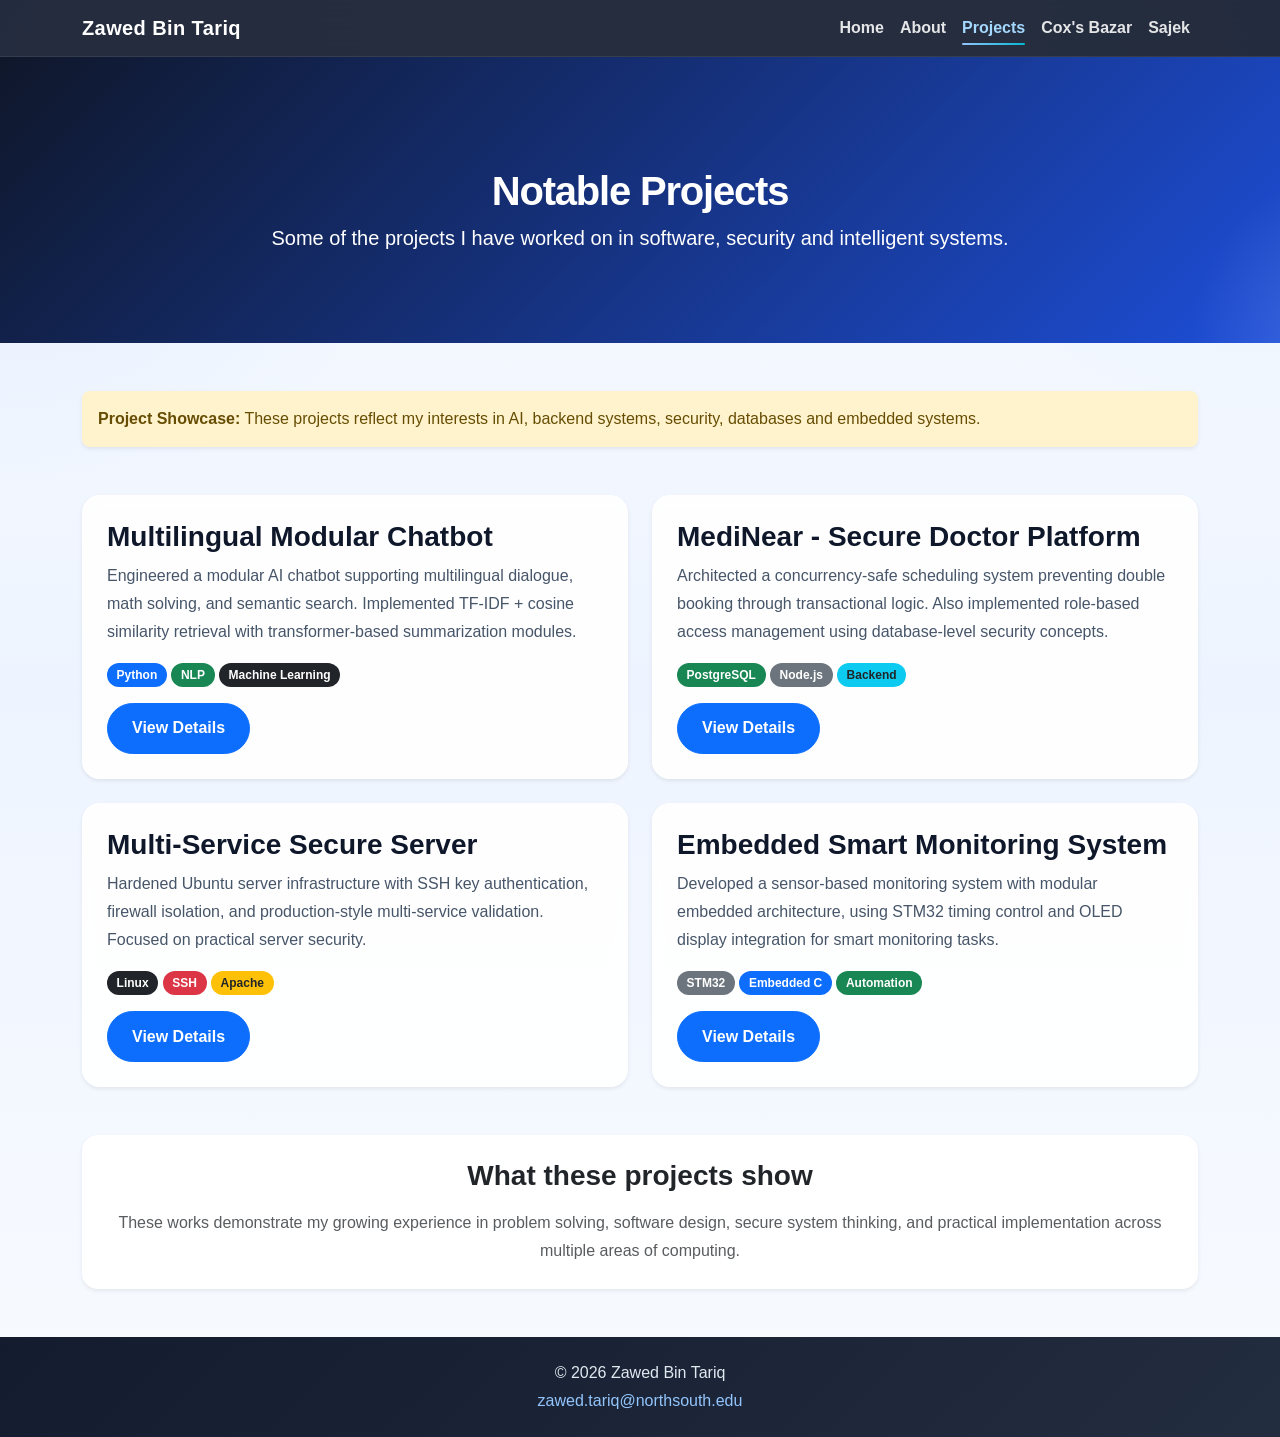
<file: projects.html>
<!doctype html>
<html lang="en">
  <head>
    <meta charset="UTF-8" />
    <meta name="viewport" content="width=device-width, initial-scale=1.0" />
    <title>Projects | Zawed Bin Tariq</title>

    <!-- Bootstrap CDN -->
    <link
      href="https://cdn.jsdelivr.net/npm/bootstrap@5.3.3/dist/css/bootstrap.min.css"
      rel="stylesheet"
    />

    <!-- Custom CSS -->
    <link rel="stylesheet" href="css/style.css" />
  </head>
  <body>
    <!-- Navbar -->
    <nav class="navbar navbar-expand-lg navbar-dark custom-navbar sticky-top">
      <div class="container">
        <a class="navbar-brand fw-bold" href="index.html">Zawed Bin Tariq</a>

        <button
          class="navbar-toggler"
          type="button"
          data-bs-toggle="collapse"
          data-bs-target="#navMenu"
        >
          <span class="navbar-toggler-icon"></span>
        </button>

        <div class="collapse navbar-collapse" id="navMenu">
          <ul class="navbar-nav ms-auto">
            <li class="nav-item">
              <a class="nav-link" href="index.html">Home</a>
            </li>
            <li class="nav-item">
              <a class="nav-link" href="about.html">About</a>
            </li>
            <li class="nav-item">
              <a class="nav-link active" href="projects.html">Projects</a>
            </li>
            <li class="nav-item">
              <a class="nav-link" href="travel1.html">Cox's Bazar</a>
            </li>
            <li class="nav-item">
              <a class="nav-link" href="travel2.html">Sajek</a>
            </li>
          </ul>
        </div>
      </div>
    </nav>

    <!-- Page Banner -->
    <section class="page-banner text-center">
      <div class="container">
        <h1>Notable Projects</h1>
        <p class="lead">
          Some of the projects I have worked on in software, security and
          intelligent systems.
        </p>
      </div>
    </section>

    <main class="container py-5">
      <!-- Intro Alert -->
      <div class="alert alert-warning shadow-sm rounded-3 mb-5">
        <strong>Project Showcase:</strong> These projects reflect my interests
        in AI, backend systems, security, databases and embedded systems.
      </div>

      <div class="row g-4">
        <!-- Project 1 -->
        <div class="col-lg-6">
          <div class="card project-card shadow-sm h-100">
            <div class="card-body p-4">
              <h3 class="card-title">Multilingual Modular Chatbot</h3>
              <p class="card-text">
                Engineered a modular AI chatbot supporting multilingual
                dialogue, math solving, and semantic search. Implemented TF-IDF
                + cosine similarity retrieval with transformer-based
                summarization modules.
              </p>

              <div class="mb-3">
                <span class="badge bg-primary">Python</span>
                <span class="badge bg-success">NLP</span>
                <span class="badge bg-dark">Machine Learning</span>
              </div>

              <button
                class="btn btn-primary custom-btn"
                data-bs-toggle="modal"
                data-bs-target="#chatbotModal"
              >
                View Details
              </button>
            </div>
          </div>
        </div>

        <!-- Project 2 -->
        <div class="col-lg-6">
          <div class="card project-card shadow-sm h-100">
            <div class="card-body p-4">
              <h3 class="card-title">MediNear - Secure Doctor Platform</h3>
              <p class="card-text">
                Architected a concurrency-safe scheduling system preventing
                double booking through transactional logic. Also implemented
                role-based access management using database-level security
                concepts.
              </p>

              <div class="mb-3">
                <span class="badge bg-success">PostgreSQL</span>
                <span class="badge bg-secondary">Node.js</span>
                <span class="badge bg-info text-dark">Backend</span>
              </div>

              <button
                class="btn btn-primary custom-btn"
                data-bs-toggle="modal"
                data-bs-target="#medinearModal"
              >
                View Details
              </button>
            </div>
          </div>
        </div>

        <!-- Project 3 -->
        <div class="col-lg-6">
          <div class="card project-card shadow-sm h-100">
            <div class="card-body p-4">
              <h3 class="card-title">Multi-Service Secure Server</h3>
              <p class="card-text">
                Hardened Ubuntu server infrastructure with SSH key
                authentication, firewall isolation, and production-style
                multi-service validation. Focused on practical server security.
              </p>

              <div class="mb-3">
                <span class="badge bg-dark">Linux</span>
                <span class="badge bg-danger">SSH</span>
                <span class="badge bg-warning text-dark">Apache</span>
              </div>

              <button
                class="btn btn-primary custom-btn"
                data-bs-toggle="modal"
                data-bs-target="#serverModal"
              >
                View Details
              </button>
            </div>
          </div>
        </div>

        <!-- Project 4 -->
        <div class="col-lg-6">
          <div class="card project-card shadow-sm h-100">
            <div class="card-body p-4">
              <h3 class="card-title">Embedded Smart Monitoring System</h3>
              <p class="card-text">
                Developed a sensor-based monitoring system with modular embedded
                architecture, using STM32 timing control and OLED display
                integration for smart monitoring tasks.
              </p>

              <div class="mb-3">
                <span class="badge bg-secondary">STM32</span>
                <span class="badge bg-primary">Embedded C</span>
                <span class="badge bg-success">Automation</span>
              </div>

              <button
                class="btn btn-primary custom-btn"
                data-bs-toggle="modal"
                data-bs-target="#embeddedModal"
              >
                View Details
              </button>
            </div>
          </div>
        </div>
      </div>

      <!-- Optional Summary Card -->
      <div class="card border-0 shadow-sm rounded-4 mt-5">
        <div class="card-body p-4 text-center">
          <h3 class="fw-bold mb-3">What these projects show</h3>
          <p class="text-muted mb-0">
            These works demonstrate my growing experience in problem solving,
            software design, secure system thinking, and practical
            implementation across multiple areas of computing.
          </p>
        </div>
      </div>
    </main>

    <!-- Footer -->
    <footer class="footer-area text-center py-4">
      <div class="container">
        <p class="mb-1">&copy; 2026 Zawed Bin Tariq</p>
        <p class="mb-0">
          <a href="mailto:zawed.tariq@northsouth.edu"
            >zawed.tariq@northsouth.edu</a
          >
        </p>
      </div>
    </footer>

    <!-- Modal 1 -->
    <div class="modal fade" id="chatbotModal" tabindex="-1" aria-hidden="true">
      <div class="modal-dialog modal-dialog-centered">
        <div class="modal-content">
          <div class="modal-header">
            <h5 class="modal-title">Multilingual Modular Chatbot</h5>
            <button
              type="button"
              class="btn-close"
              data-bs-dismiss="modal"
            ></button>
          </div>
          <div class="modal-body">
            This project focused on building an intelligent chatbot capable of
            handling multilingual interaction. It also included semantic search,
            mathematical problem handling and modular response design for better
            extensibility.
          </div>
          <div class="modal-footer">
            <button
              type="button"
              class="btn btn-secondary"
              data-bs-dismiss="modal"
            >
              Close
            </button>
          </div>
        </div>
      </div>
    </div>

    <!-- Modal 2 -->
    <div class="modal fade" id="medinearModal" tabindex="-1" aria-hidden="true">
      <div class="modal-dialog modal-dialog-centered">
        <div class="modal-content">
          <div class="modal-header">
            <h5 class="modal-title">MediNear - Secure Doctor Platform</h5>
            <button
              type="button"
              class="btn-close"
              data-bs-dismiss="modal"
            ></button>
          </div>
          <div class="modal-body">
            This project was designed to solve appointment scheduling issues
            securely and efficiently. It used backend logic and database
            constraints to prevent double booking and support safer access
            control.
          </div>
          <div class="modal-footer">
            <button
              type="button"
              class="btn btn-secondary"
              data-bs-dismiss="modal"
            >
              Close
            </button>
          </div>
        </div>
      </div>
    </div>

    <!-- Modal 3 -->
    <div class="modal fade" id="serverModal" tabindex="-1" aria-hidden="true">
      <div class="modal-dialog modal-dialog-centered">
        <div class="modal-content">
          <div class="modal-header">
            <h5 class="modal-title">Multi-Service Secure Server</h5>
            <button
              type="button"
              class="btn-close"
              data-bs-dismiss="modal"
            ></button>
          </div>
          <div class="modal-body">
            In this project I worked on securing Linux-based server
            infrastructure using SSH key authentication, firewall rules and
            service separation. It was a practical exercise in server hardening
            and secure deployment.
          </div>
          <div class="modal-footer">
            <button
              type="button"
              class="btn btn-secondary"
              data-bs-dismiss="modal"
            >
              Close
            </button>
          </div>
        </div>
      </div>
    </div>

    <!-- Modal 4 -->
    <div class="modal fade" id="embeddedModal" tabindex="-1" aria-hidden="true">
      <div class="modal-dialog modal-dialog-centered">
        <div class="modal-content">
          <div class="modal-header">
            <h5 class="modal-title">Embedded Smart Monitoring System</h5>
            <button
              type="button"
              class="btn-close"
              data-bs-dismiss="modal"
            ></button>
          </div>
          <div class="modal-body">
            This embedded systems project combined sensors, timing logic and
            modular coding practices to create a smart monitoring solution. It
            also included hardware display support for better interaction and
            readability.
          </div>
          <div class="modal-footer">
            <button
              type="button"
              class="btn btn-secondary"
              data-bs-dismiss="modal"
            >
              Close
            </button>
          </div>
        </div>
      </div>
    </div>

    <!-- Bootstrap JS -->
    <script src="https://cdn.jsdelivr.net/npm/bootstrap@5.3.3/dist/js/bootstrap.bundle.min.js"></script>
  </body>
</html>
</file>
<file: css/style.css>
:root {
  --brand-900: #0f172a;
  --brand-800: #12233d;
  --brand-700: #1d4ed8;
  --brand-600: #2563eb;
  --brand-500: #3b82f6;
  --brand-300: #93c5fd;
  --brand-200: #bfdbfe;
  --brand-100: #dbeafe;
  --brand-50: #eff6ff;

  --accent-cyan: #06b6d4;
  --accent-purple: #7c3aed;
  --success-soft: #dcfce7;
  --warning-soft: #fef3c7;
  --danger-soft: #fee2e2;

  --text-main: #0f172a;
  --text-soft: #475569;
  --text-muted: #64748b;

  --white: #ffffff;
  --border-soft: rgba(148, 163, 184, 0.24);

  --shadow-sm: 0 8px 24px rgba(15, 23, 42, 0.06);
  --shadow-md: 0 16px 40px rgba(15, 23, 42, 0.1);
  --shadow-lg: 0 24px 60px rgba(15, 23, 42, 0.14);

  --radius-sm: 12px;
  --radius-md: 18px;
  --radius-lg: 24px;

  --transition-fast: 0.25s ease;
  --transition-smooth: 0.4s ease;
}

html {
  scroll-behavior: smooth;
}

body {
  font-family: "Segoe UI", Tahoma, Geneva, Verdana, sans-serif;
  color: var(--text-main);
  background:
    radial-gradient(
      circle at top left,
      rgba(59, 130, 246, 0.12),
      transparent 26%
    ),
    radial-gradient(
      circle at top right,
      rgba(6, 182, 212, 0.1),
      transparent 22%
    ),
    linear-gradient(180deg, #f8fbff 0%, #eef4ff 48%, #f8fbff 100%);
  overflow-x: hidden;
}

img {
  max-width: 100%;
  height: auto;
  display: block;
}

a {
  text-decoration: none;
  transition:
    color var(--transition-fast),
    transform var(--transition-fast);
}

section {
  position: relative;
}

.section-title {
  color: var(--brand-900);
  font-weight: 800;
  letter-spacing: -0.02em;
  margin-bottom: 0.75rem;
  position: relative;
}

.section-subtitle {
  color: var(--text-muted);
  max-width: 760px;
  margin: 0 auto;
  line-height: 1.75;
}

/* =========================
   NAVBAR
========================= */
.custom-navbar {
  background: rgba(15, 23, 42, 0.9);
  backdrop-filter: blur(14px);
  -webkit-backdrop-filter: blur(14px);
  border-bottom: 1px solid rgba(255, 255, 255, 0.08);
  transition:
    background var(--transition-fast),
    box-shadow var(--transition-fast);
}

.navbar-brand {
  font-weight: 800;
  letter-spacing: 0.02em;
}

.navbar-toggler {
  border: 1px solid rgba(255, 255, 255, 0.18);
  box-shadow: none !important;
}

.navbar-toggler:focus {
  box-shadow: 0 0 0 0.2rem rgba(147, 197, 253, 0.2) !important;
}

.navbar-collapse {
  transition: all var(--transition-fast);
}

.nav-link {
  font-weight: 600;
  color: rgba(255, 255, 255, 0.88) !important;
  position: relative;
  transition:
    color var(--transition-fast),
    transform var(--transition-fast);
}

.nav-link:hover,
.nav-link.active {
  color: #a5d8ff !important;
}

.nav-link::after {
  content: "";
  position: absolute;
  left: 0.5rem;
  bottom: 0.2rem;
  width: 0;
  height: 2px;
  border-radius: 999px;
  background: linear-gradient(90deg, var(--brand-300), var(--accent-cyan));
  transition: width var(--transition-fast);
}

.nav-link:hover::after,
.nav-link.active::after {
  width: calc(100% - 1rem);
}

/* =========================
   HERO + BANNER
========================= */
.hero-section {
  min-height: 92vh;
  display: flex;
  align-items: center;
  background:
    radial-gradient(
      circle at 15% 20%,
      rgba(147, 197, 253, 0.3),
      transparent 20%
    ),
    radial-gradient(
      circle at 80% 20%,
      rgba(34, 197, 94, 0.12),
      transparent 16%
    ),
    linear-gradient(135deg, #eef6ff 0%, #f8fbff 50%, #ffffff 100%);
}

.hero-badge {
  background: rgba(219, 234, 254, 0.85);
  color: var(--brand-900);
  font-weight: 700;
  border: 1px solid var(--brand-200);
  box-shadow: var(--shadow-sm);
  animation: fadeUp 0.8s ease both;
}

.hero-section h1,
.hero-section h2,
.hero-section p,
.hero-section .custom-btn {
  animation: fadeUp 0.8s ease both;
}

.hero-section h1 {
  animation-delay: 0.05s;
}

.hero-section h2 {
  animation-delay: 0.12s;
}

.hero-section p:nth-of-type(1) {
  animation-delay: 0.2s;
}

.hero-section p:nth-of-type(2) {
  animation-delay: 0.28s;
}

.hero-section .custom-btn {
  animation-delay: 0.34s;
}

.hero-image {
  width: min(100%, 320px);
  aspect-ratio: 1 / 1;
  object-fit: cover;
  object-position: 50% 20%;
  border-radius: 50%;
  border: 8px solid rgba(255, 255, 255, 0.95);
  box-shadow: 0 24px 48px rgba(37, 99, 235, 0.16);
  margin-inline: auto;
  animation: floatY 4s ease-in-out infinite;
}

.page-banner {
  background:
    linear-gradient(135deg, rgba(15, 23, 42, 0.92), rgba(29, 78, 216, 0.9)),
    linear-gradient(135deg, #0f172a, #1d4ed8);
  color: white;
  padding: 110px 0 74px;
  overflow: hidden;
}

.page-banner::before {
  content: "";
  position: absolute;
  inset: auto -20% -60% auto;
  width: 360px;
  height: 360px;
  background: radial-gradient(
    circle,
    rgba(255, 255, 255, 0.16),
    transparent 65%
  );
  pointer-events: none;
}

.page-banner h1 {
  font-weight: 800;
  letter-spacing: -0.03em;
  animation: fadeUp 0.7s ease both;
}

.page-banner p {
  animation: fadeUp 0.9s ease both;
}

/* =========================
   BUTTONS / BADGES / ALERTS
========================= */
.custom-btn {
  border-radius: 999px;
  padding: 0.8rem 1.5rem;
  font-weight: 700;
  transition:
    transform var(--transition-fast),
    box-shadow var(--transition-fast),
    background-color var(--transition-fast),
    color var(--transition-fast);
}

.custom-btn:hover {
  transform: translateY(-2px) scale(1.01);
  box-shadow: 0 14px 30px rgba(37, 99, 235, 0.18);
}

.btn {
  transition:
    transform var(--transition-fast),
    box-shadow var(--transition-fast),
    filter var(--transition-fast);
}

.btn:hover {
  transform: translateY(-2px);
  filter: saturate(1.08);
}

.badge {
  border-radius: 999px;
  font-weight: 600;
  padding: 0.5em 0.8em;
  transition:
    transform var(--transition-fast),
    opacity var(--transition-fast);
}

.badge:hover {
  transform: translateY(-1px);
}

.alert {
  border: none;
  border-radius: var(--radius-md);
  box-shadow: var(--shadow-sm);
  animation: fadeUp 0.7s ease both;
}

/* =========================
   CARDS / BOXES
========================= */
.feature-card,
.project-card,
.travel-card,
.info-card,
.profile-card,
.contact-box,
.stat-box,
.modal-content {
  border: 1px solid rgba(255, 255, 255, 0.55);
  border-radius: var(--radius-md);
  background: rgba(255, 255, 255, 0.9);
  backdrop-filter: blur(6px);
  box-shadow: var(--shadow-sm);
  transition:
    transform var(--transition-fast),
    box-shadow var(--transition-fast),
    border-color var(--transition-fast);
}

.feature-card:hover,
.project-card:hover,
.travel-card:hover,
.info-card:hover,
.profile-card:hover,
.contact-box:hover,
.stat-box:hover {
  transform: translateY(-8px);
  box-shadow: var(--shadow-md);
  border-color: rgba(59, 130, 246, 0.22);
}

.profile-card {
  overflow: hidden;
}

.profile-card img {
  height: 100%;
  min-height: 320px;
  object-fit: cover;
  object-position: center top;
}

.card-title {
  font-weight: 700;
  color: var(--brand-900);
}

.card-text,
.card li,
.card p {
  color: var(--text-soft);
  line-height: 1.75;
}

.soft-shadow {
  box-shadow: var(--shadow-sm);
}

.stat-box {
  text-align: center;
  padding: 1.5rem 1rem;
  height: 100%;
}

.stat-box h3 {
  color: var(--brand-700);
  font-weight: 800;
  margin-bottom: 0.35rem;
  font-size: clamp(1.8rem, 4vw, 2.4rem);
}

.timeline-box {
  border-left: 4px solid var(--brand-500);
  padding-left: 1rem;
}

/* =========================
   IMAGES / GALLERY / CAROUSEL
========================= */
.travel-hero-img {
  width: 100%;
  height: min(62vh, 560px);
  object-fit: cover;
  object-position: center;
  border-radius: var(--radius-md);
  box-shadow: var(--shadow-md);
}

.gallery-img {
  width: 100%;
  height: 300px;
  object-fit: cover;
  border-radius: 16px;
  transition:
    transform var(--transition-fast),
    box-shadow var(--transition-fast);
}

.gallery-img:hover {
  transform: scale(1.02);
  box-shadow: var(--shadow-md);
}

.carousel {
  border-radius: var(--radius-md);
  overflow: hidden;
  box-shadow: var(--shadow-md);
}

.carousel-item img {
  width: 100%;
  height: min(60vh, 520px);
  object-fit: cover;
  object-position: center;
}

.carousel-caption {
  background: rgba(15, 23, 42, 0.45);
  backdrop-filter: blur(8px);
  border-radius: 16px;
  padding: 1rem 1.25rem;
}

.modal-content {
  border: none;
  overflow: hidden;
}

.modal-header {
  border-bottom: 1px solid rgba(148, 163, 184, 0.16);
}

.modal-footer {
  border-top: 1px solid rgba(148, 163, 184, 0.16);
}

/* =========================
   FORMS
========================= */
.contact-box {
  background: linear-gradient(
    180deg,
    rgba(255, 255, 255, 0.96),
    rgba(248, 250, 252, 0.92)
  );
}

.form-label {
  font-weight: 600;
  color: var(--brand-900);
}

.form-control,
.form-select,
textarea.form-control {
  border-radius: 14px;
  padding: 0.85rem 1rem;
  border: 1px solid rgba(148, 163, 184, 0.28);
  background: rgba(255, 255, 255, 0.92);
  transition:
    border-color var(--transition-fast),
    box-shadow var(--transition-fast),
    transform var(--transition-fast);
}

.form-control::placeholder,
.form-select::placeholder {
  color: #94a3b8;
}

.form-control:focus,
.form-select:focus,
textarea.form-control:focus {
  border-color: #60a5fa;
  box-shadow: 0 0 0 0.22rem rgba(96, 165, 250, 0.18);
  transform: translateY(-1px);
}

/* =========================
   TABLES
========================= */
.table-responsive {
  border-radius: 16px;
  overflow: hidden;
}

.table {
  margin-bottom: 0;
  vertical-align: middle;
}

.table thead th {
  background: linear-gradient(135deg, var(--brand-50), #e0ecff);
  color: var(--brand-900);
  font-weight: 700;
  white-space: nowrap;
}

.table th,
.table td {
  padding: 0.95rem 1rem;
}

.table-striped > tbody > tr:nth-of-type(odd) > * {
  background-color: rgba(239, 246, 255, 0.6);
}

/* =========================
   FOOTER
========================= */
.footer-area {
  background: linear-gradient(
    135deg,
    rgba(15, 23, 42, 0.98),
    rgba(30, 41, 59, 0.98)
  );
  color: #e2e8f0;
}

.footer-area a {
  color: #93c5fd;
}

.footer-area a:hover {
  color: #dbeafe;
}

/* =========================
   SMALL HELPERS
========================= */
.glass-card {
  background: rgba(255, 255, 255, 0.72);
  backdrop-filter: blur(8px);
  border: 1px solid rgba(255, 255, 255, 0.55);
}

.hover-lift {
  transition:
    transform var(--transition-fast),
    box-shadow var(--transition-fast);
}

.hover-lift:hover {
  transform: translateY(-6px);
  box-shadow: var(--shadow-md);
}

.hover-grow {
  transition: transform var(--transition-fast);
}

.hover-grow:hover {
  transform: scale(1.02);
}

.reveal-up {
  animation: fadeUp 0.9s ease both;
}

.reveal-delay-1 {
  animation-delay: 0.1s;
}

.reveal-delay-2 {
  animation-delay: 0.2s;
}

.reveal-delay-3 {
  animation-delay: 0.3s;
}

.reveal-delay-4 {
  animation-delay: 0.4s;
}

/* =========================
   IMAGE FOCUS HELPERS
========================= */
.cox-carousel-img-1 {
  object-position: center 22%;
}

.cox-carousel-img-2 {
  object-position: center center;
}

.cox-carousel-img-3 {
  object-position: center 18%;
}

.sajek-hero-fix {
  object-position: center 20%;
}

.sajek-gallery-img-1 {
  object-position: center 18%;
}

.sajek-gallery-img-2 {
  object-position: center 22%;
}

/* =========================
   ANIMATIONS
========================= */
@keyframes fadeUp {
  from {
    opacity: 0;
    transform: translateY(22px);
  }
  to {
    opacity: 1;
    transform: translateY(0);
  }
}

@keyframes floatY {
  0%,
  100% {
    transform: translateY(0);
  }
  50% {
    transform: translateY(-10px);
  }
}

/* =========================
   RESPONSIVE
========================= */
@media (max-width: 1199.98px) {
  .hero-section {
    min-height: auto;
    padding-top: 6rem;
    padding-bottom: 5rem;
  }

  .travel-hero-img,
  .carousel-item img {
    height: 440px;
  }
}

@media (max-width: 991.98px) {
  .navbar-collapse {
    margin-top: 0.9rem;
    padding: 1rem 1rem 0.25rem;
    border-radius: 16px;
    background: rgba(15, 23, 42, 0.94);
  }

  .nav-link {
    padding: 0.75rem 0.9rem !important;
  }

  .nav-link::after {
    left: 0.9rem;
    bottom: 0.35rem;
    width: 0;
  }

  .hero-section {
    text-align: center;
  }

  .hero-image {
    width: min(100%, 260px);
    margin-top: 1rem;
  }

  .profile-card img {
    min-height: 260px;
  }

  .travel-hero-img,
  .carousel-item img {
    height: 360px;
  }

  .gallery-img {
    height: 240px;
  }

  .page-banner {
    padding: 95px 0 64px;
  }
}

@media (max-width: 767.98px) {
  body {
    font-size: 0.98rem;
  }

  .hero-section {
    padding-top: 5rem;
    padding-bottom: 4rem;
  }

  .hero-section h1 {
    font-size: clamp(2rem, 8vw, 2.8rem);
  }

  .section-title {
    font-size: 1.65rem;
  }

  .page-banner h1 {
    font-size: clamp(2rem, 8vw, 2.6rem);
  }

  .page-banner .lead,
  .hero-section .lead {
    font-size: 1rem;
  }

  .travel-hero-img,
  .carousel-item img {
    height: 300px;
  }

  .gallery-img {
    height: 220px;
  }

  .table th,
  .table td {
    padding: 0.8rem 0.85rem;
    font-size: 0.95rem;
  }

  .custom-btn,
  .btn {
    width: 100%;
  }

  .carousel-caption {
    padding: 0.75rem 0.9rem;
  }
}

@media (max-width: 575.98px) {
  .page-banner {
    padding: 85px 0 56px;
  }

  .hero-badge {
    font-size: 0.8rem;
  }

  .hero-image {
    width: min(100%, 220px);
    border-width: 6px;
  }

  .profile-card img {
    min-height: 220px;
  }

  .travel-hero-img,
  .carousel-item img {
    height: 240px;
  }

  .gallery-img {
    height: 200px;
  }

  .section-title {
    font-size: 1.45rem;
  }

  .stat-box {
    padding: 1.15rem 0.9rem;
  }

  .card-body {
    padding: 1.15rem !important;
  }
}

@media (prefers-reduced-motion: reduce) {
  *,
  *::before,
  *::after {
    animation: none !important;
    transition: none !important;
    scroll-behavior: auto !important;
  }
}
</file>
